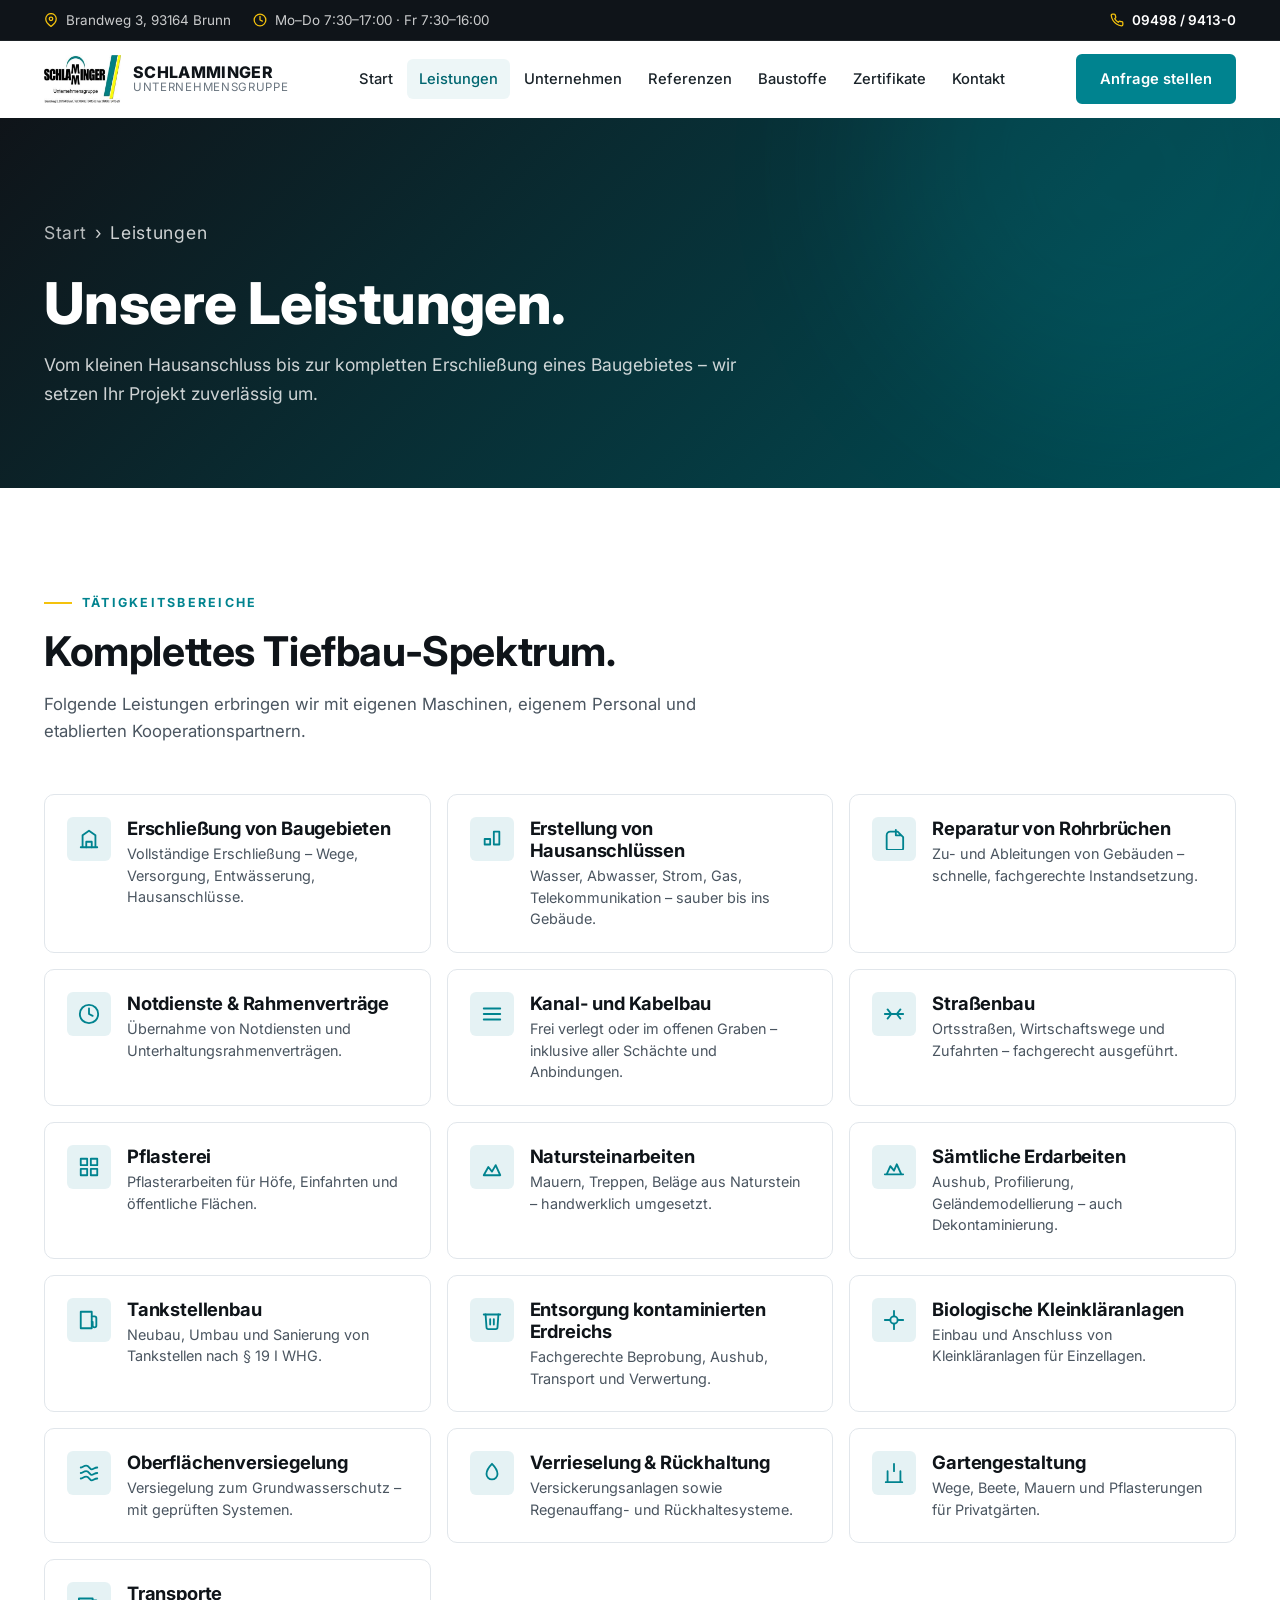
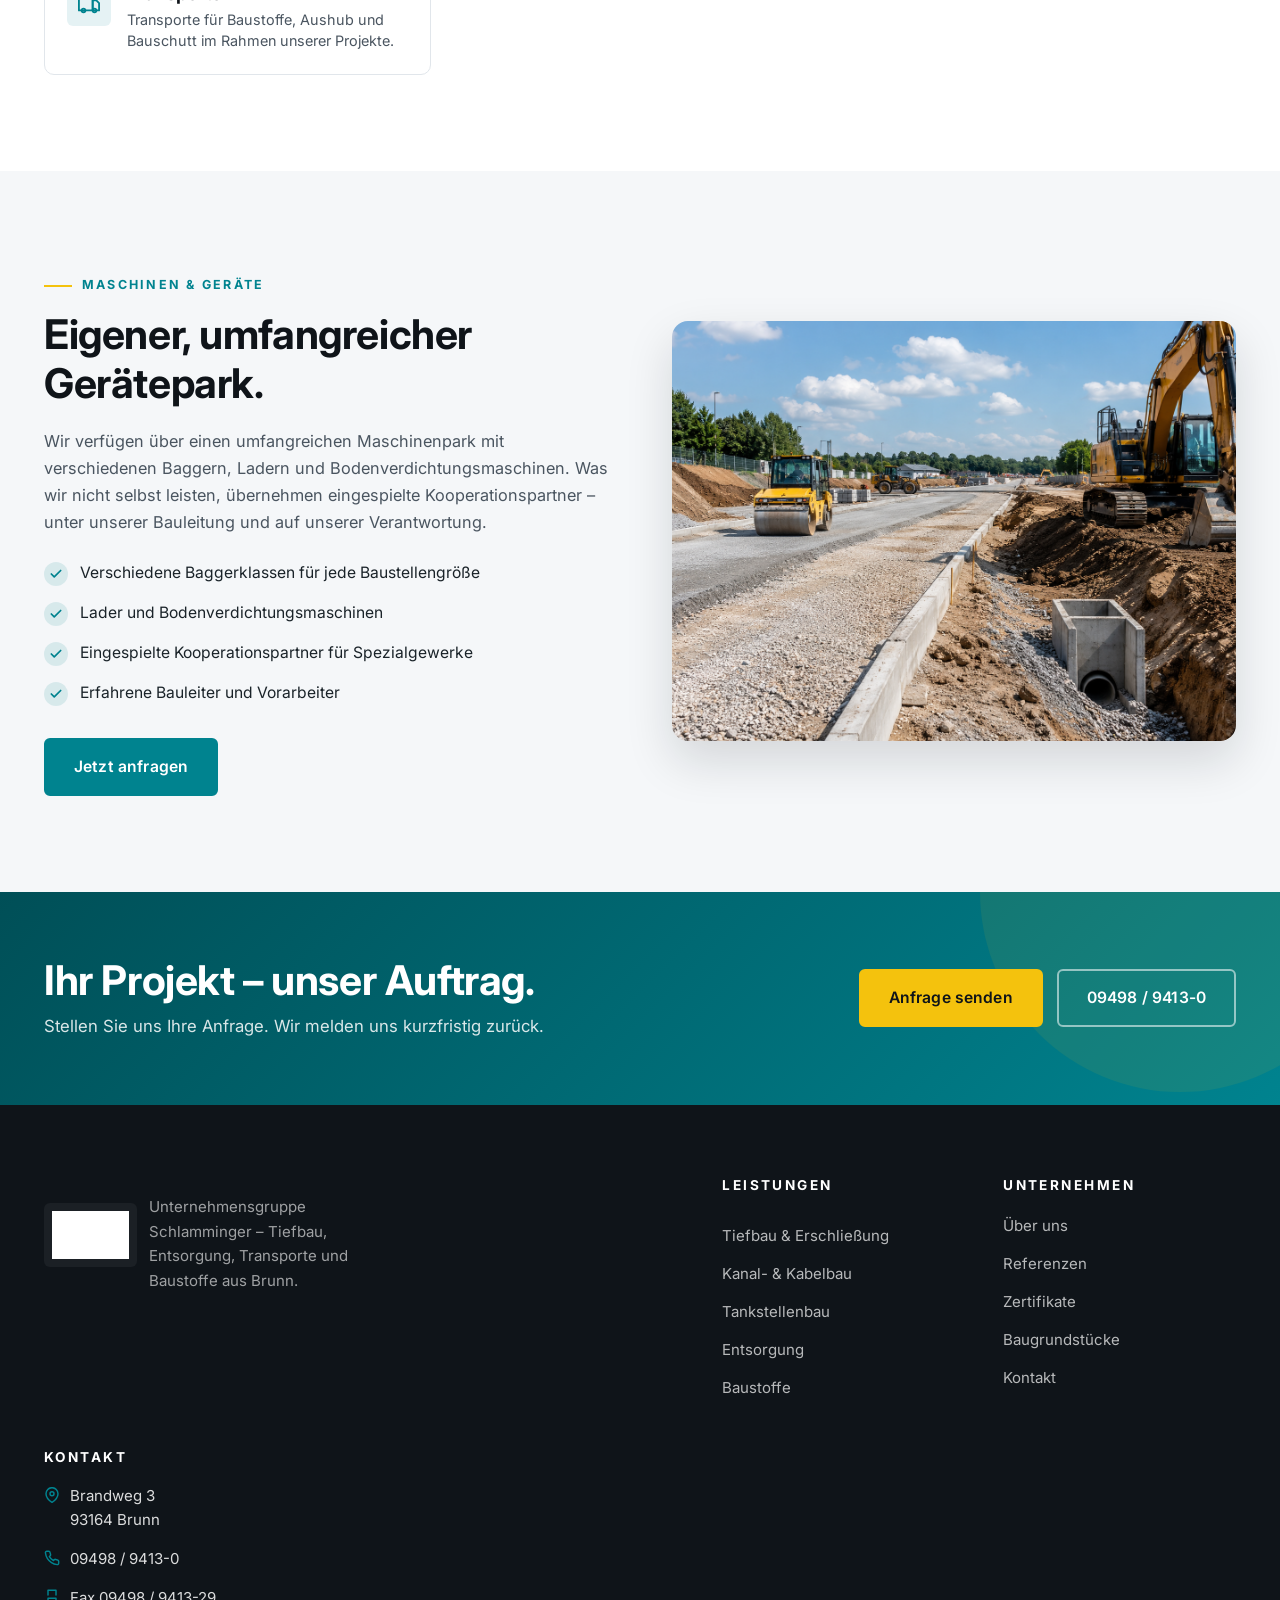
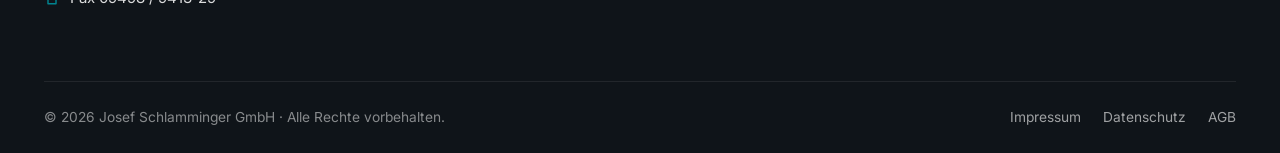
<file: leistungen.html>
<!DOCTYPE html>
<html lang="de">
<head>
  <meta charset="UTF-8" />
  <meta name="viewport" content="width=device-width, initial-scale=1.0" />
  <title>Leistungen – Schlamminger Tiefbau GmbH</title>
  <meta name="description" content="Unsere Leistungen: Tiefbau, Erschließung, Kanal- und Kabelbau, Hausanschlüsse, Tankstellenbau, Entsorgung, Pflasterei und Erdarbeiten." />
  <link rel="preconnect" href="https://fonts.googleapis.com" />
  <link rel="preconnect" href="https://fonts.gstatic.com" crossorigin />
  <link rel="stylesheet" href="https://fonts.googleapis.com/css2?family=Inter:wght@400;500;600;700;800&display=swap" />
  <link rel="stylesheet" href="style.css" />
</head>
<body>
  <!-- Top utility bar -->
  <div class="topbar">
    <div class="container topbar-inner">
      <div class="topbar-group">
        <span class="topbar-item topbar-address">
          <svg width="14" height="14" viewBox="0 0 24 24" fill="none" stroke="currentColor" stroke-width="2.2" stroke-linecap="round" stroke-linejoin="round"><path d="M21 10c0 7-9 13-9 13s-9-6-9-13a9 9 0 0 1 18 0z"/><circle cx="12" cy="10" r="3"/></svg>
          Brandweg 3, 93164 Brunn
        </span>
        <span class="topbar-item topbar-hours">
          <svg width="14" height="14" viewBox="0 0 24 24" fill="none" stroke="currentColor" stroke-width="2.2" stroke-linecap="round" stroke-linejoin="round"><circle cx="12" cy="12" r="10"/><polyline points="12 6 12 12 16 14"/></svg>
          Mo–Do 7:30–17:00 · Fr 7:30–16:00
        </span>
      </div>
      <div class="topbar-group">
        <a class="topbar-item topbar-phone" href="tel:+49949894130">
          <svg width="14" height="14" viewBox="0 0 24 24" fill="none" stroke="currentColor" stroke-width="2.2" stroke-linecap="round" stroke-linejoin="round"><path d="M22 16.92v3a2 2 0 0 1-2.18 2 19.86 19.86 0 0 1-8.63-3.07 19.5 19.5 0 0 1-6-6 19.86 19.86 0 0 1-3.07-8.67A2 2 0 0 1 4.11 2h3a2 2 0 0 1 2 1.72 12.84 12.84 0 0 0 .7 2.81 2 2 0 0 1-.45 2.11L8.09 9.91a16 16 0 0 0 6 6l1.27-1.27a2 2 0 0 1 2.11-.45 12.84 12.84 0 0 0 2.81.7A2 2 0 0 1 22 16.92z"/></svg>
          09498 / 9413-0
        </a>
      </div>
    </div>
  </div>


  <header class="site-header">
    <div class="container header-inner">
      <a href="index.html" class="brand">
        <img src="logo.jpeg"  alt="Schlamminger Logo" />
        <span class="brand-text">
          <strong>SCHLAMMINGER</strong>
          <span>Unternehmensgruppe</span>
        </span>
      </a>
      <nav class="nav-main" aria-label="Hauptnavigation">
        <a href="index.html">Start</a>
        <a href="leistungen.html" class="is-active">Leistungen</a>
        <a href="unternehmen.html">Unternehmen</a>
        <a href="referenzen.html">Referenzen</a>
        <a href="baustoffe.html">Baustoffe</a>
        <a href="zertifikate.html">Zertifikate</a>
        <a href="kontakt.html">Kontakt</a>
      </nav>
      <div class="header-actions">
        <a class="btn btn-primary" href="kontakt.html">Anfrage stellen</a>
        <button class="nav-toggle" aria-label="Menü"><span></span><span></span><span></span></button>
      </div>
    </div>
  </header>

  <section class="page-hero">
    <div class="container">
      <p class="breadcrumb"><a href="index.html">Start</a><span>›</span>Leistungen</p>
      <h1>Unsere Leistungen.</h1>
      <p>Vom kleinen Hausanschluss bis zur kompletten Erschließung eines Baugebietes – wir setzen Ihr Projekt zuverlässig um.</p>
    </div>
  </section>

  <section>
    <div class="container">
      <div class="reveal">
        <span class="eyebrow">Tätigkeitsbereiche</span>
        <h2 class="section-title">Komplettes Tiefbau-Spektrum.</h2>
        <p class="section-lead">Folgende Leistungen erbringen wir mit eigenen Maschinen, eigenem Personal und etablierten Kooperations­partnern.</p>
      </div>

      <div class="service-tile-grid">
        <div class="service-tile reveal" id="tiefbau">
          <div class="service-tile-icon">
            <svg width="22" height="22" viewBox="0 0 24 24" fill="none" stroke="currentColor" stroke-width="2" stroke-linecap="round" stroke-linejoin="round"><path d="M3 21h18M5 21V8l7-5 7 5v13"/><path d="M9 21v-6h6v6"/></svg>
          </div>
          <div>
            <h4>Erschließung von Baugebieten</h4>
            <p>Vollständige Erschließung – Wege, Versorgung, Entwässerung, Hausanschlüsse.</p>
          </div>
        </div>

        <div class="service-tile reveal">
          <div class="service-tile-icon">
            <svg width="22" height="22" viewBox="0 0 24 24" fill="none" stroke="currentColor" stroke-width="2" stroke-linecap="round" stroke-linejoin="round"><path d="M4 12h6v6H4zM14 4h6v14h-6z"/></svg>
          </div>
          <div>
            <h4>Erstellung von Hausanschlüssen</h4>
            <p>Wasser, Abwasser, Strom, Gas, Telekommunikation – sauber bis ins Gebäude.</p>
          </div>
        </div>

        <div class="service-tile reveal">
          <div class="service-tile-icon">
            <svg width="22" height="22" viewBox="0 0 24 24" fill="none" stroke="currentColor" stroke-width="2" stroke-linecap="round" stroke-linejoin="round"><path d="M14 2v6h6M4 22V8a4 4 0 0 1 4-4h8l6 6v12a2 2 0 0 1-2 2H6a2 2 0 0 1-2-2z"/></svg>
          </div>
          <div>
            <h4>Reparatur von Rohrbrüchen</h4>
            <p>Zu- und Ableitungen von Gebäuden – schnelle, fachgerechte Instandsetzung.</p>
          </div>
        </div>

        <div class="service-tile reveal">
          <div class="service-tile-icon">
            <svg width="22" height="22" viewBox="0 0 24 24" fill="none" stroke="currentColor" stroke-width="2" stroke-linecap="round" stroke-linejoin="round"><circle cx="12" cy="12" r="10"/><path d="M12 6v6l4 2"/></svg>
          </div>
          <div>
            <h4>Notdienste &amp; Rahmenverträge</h4>
            <p>Übernahme von Notdiensten und Unterhaltungs­rahmenverträgen.</p>
          </div>
        </div>

        <div class="service-tile reveal" id="kanalbau">
          <div class="service-tile-icon">
            <svg width="22" height="22" viewBox="0 0 24 24" fill="none" stroke="currentColor" stroke-width="2" stroke-linecap="round" stroke-linejoin="round"><path d="M3 12h18M3 6h18M3 18h18"/></svg>
          </div>
          <div>
            <h4>Kanal- und Kabelbau</h4>
            <p>Frei verlegt oder im offenen Graben – inklusive aller Schächte und Anbindungen.</p>
          </div>
        </div>

        <div class="service-tile reveal">
          <div class="service-tile-icon">
            <svg width="22" height="22" viewBox="0 0 24 24" fill="none" stroke="currentColor" stroke-width="2" stroke-linecap="round" stroke-linejoin="round"><path d="M2 12h20M5 7l4 5-4 5M19 7l-4 5 4 5"/></svg>
          </div>
          <div>
            <h4>Straßenbau</h4>
            <p>Ortsstraßen, Wirtschafts­wege und Zufahrten – fachgerecht ausgeführt.</p>
          </div>
        </div>

        <div class="service-tile reveal">
          <div class="service-tile-icon">
            <svg width="22" height="22" viewBox="0 0 24 24" fill="none" stroke="currentColor" stroke-width="2" stroke-linecap="round" stroke-linejoin="round"><rect x="3" y="3" width="7" height="7"/><rect x="14" y="3" width="7" height="7"/><rect x="3" y="14" width="7" height="7"/><rect x="14" y="14" width="7" height="7"/></svg>
          </div>
          <div>
            <h4>Pflasterei</h4>
            <p>Pflasterarbeiten für Höfe, Einfahrten und öffentliche Flächen.</p>
          </div>
        </div>

        <div class="service-tile reveal">
          <div class="service-tile-icon">
            <svg width="22" height="22" viewBox="0 0 24 24" fill="none" stroke="currentColor" stroke-width="2" stroke-linecap="round" stroke-linejoin="round"><path d="M3 21l5-9 4 5 4-7 5 11z"/></svg>
          </div>
          <div>
            <h4>Natursteinarbeiten</h4>
            <p>Mauern, Treppen, Beläge aus Naturstein – handwerklich umgesetzt.</p>
          </div>
        </div>

        <div class="service-tile reveal" id="erdarbeiten">
          <div class="service-tile-icon">
            <svg width="22" height="22" viewBox="0 0 24 24" fill="none" stroke="currentColor" stroke-width="2" stroke-linecap="round" stroke-linejoin="round"><path d="M2 20h20M4 20l4-9 4 5 3-7 5 11"/></svg>
          </div>
          <div>
            <h4>Sämtliche Erdarbeiten</h4>
            <p>Aushub, Profilierung, Geländemodellierung – auch Dekontaminierung.</p>
          </div>
        </div>

        <div class="service-tile reveal" id="tankstellenbau">
          <div class="service-tile-icon">
            <svg width="22" height="22" viewBox="0 0 24 24" fill="none" stroke="currentColor" stroke-width="2" stroke-linecap="round" stroke-linejoin="round"><rect x="3" y="3" width="12" height="18"/><path d="M15 8h3a2 2 0 0 1 2 2v8a2 2 0 0 1-4 0v-4h-1"/></svg>
          </div>
          <div>
            <h4>Tankstellenbau</h4>
            <p>Neubau, Umbau und Sanierung von Tankstellen nach § 19 I WHG.</p>
          </div>
        </div>

        <div class="service-tile reveal" id="entsorgung">
          <div class="service-tile-icon">
            <svg width="22" height="22" viewBox="0 0 24 24" fill="none" stroke="currentColor" stroke-width="2" stroke-linecap="round" stroke-linejoin="round"><polyline points="3 6 5 6 21 6"/><path d="M19 6l-1 14a2 2 0 0 1-2 2H8a2 2 0 0 1-2-2L5 6"/><path d="M10 11v6M14 11v6"/></svg>
          </div>
          <div>
            <h4>Entsorgung kontaminierten Erdreichs</h4>
            <p>Fachgerechte Beprobung, Aushub, Transport und Verwertung.</p>
          </div>
        </div>

        <div class="service-tile reveal">
          <div class="service-tile-icon">
            <svg width="22" height="22" viewBox="0 0 24 24" fill="none" stroke="currentColor" stroke-width="2" stroke-linecap="round" stroke-linejoin="round"><path d="M12 2v6M12 22v-6M2 12h6M22 12h-6"/><circle cx="12" cy="12" r="4"/></svg>
          </div>
          <div>
            <h4>Biologische Kleinkläranlagen</h4>
            <p>Einbau und Anschluss von Kleinkläranlagen für Einzellagen.</p>
          </div>
        </div>

        <div class="service-tile reveal">
          <div class="service-tile-icon">
            <svg width="22" height="22" viewBox="0 0 24 24" fill="none" stroke="currentColor" stroke-width="2" stroke-linecap="round" stroke-linejoin="round"><path d="M3 12c2 0 3-2 6-2s4 4 6 4 3-2 6-2"/><path d="M3 18c2 0 3-2 6-2s4 4 6 4 3-2 6-2"/><path d="M3 6c2 0 3-2 6-2s4 4 6 4 3-2 6-2"/></svg>
          </div>
          <div>
            <h4>Oberflächen­versiegelung</h4>
            <p>Versiegelung zum Grundwasserschutz – mit geprüften Systemen.</p>
          </div>
        </div>

        <div class="service-tile reveal">
          <div class="service-tile-icon">
            <svg width="22" height="22" viewBox="0 0 24 24" fill="none" stroke="currentColor" stroke-width="2" stroke-linecap="round" stroke-linejoin="round"><path d="M12 2C8 6 6 9 6 13a6 6 0 0 0 12 0c0-4-2-7-6-11z"/></svg>
          </div>
          <div>
            <h4>Verrieselung &amp; Rückhaltung</h4>
            <p>Versickerungs­anlagen sowie Regenauffang- und Rückhaltesysteme.</p>
          </div>
        </div>

        <div class="service-tile reveal">
          <div class="service-tile-icon">
            <svg width="22" height="22" viewBox="0 0 24 24" fill="none" stroke="currentColor" stroke-width="2" stroke-linecap="round" stroke-linejoin="round"><path d="M12 2v8M5 22V10M19 22V10M3 22h18"/></svg>
          </div>
          <div>
            <h4>Gartengestaltung</h4>
            <p>Wege, Beete, Mauern und Pflasterungen für Privatgärten.</p>
          </div>
        </div>

        <div class="service-tile reveal">
          <div class="service-tile-icon">
            <svg width="22" height="22" viewBox="0 0 24 24" fill="none" stroke="currentColor" stroke-width="2" stroke-linecap="round" stroke-linejoin="round"><rect x="1" y="6" width="15" height="13"/><polygon points="16 8 20 8 23 11 23 19 16 19"/><circle cx="6" cy="19" r="2"/><circle cx="18" cy="19" r="2"/></svg>
          </div>
          <div>
            <h4>Transporte</h4>
            <p>Transporte für Baustoffe, Aushub und Bauschutt im Rahmen unserer Projekte.</p>
          </div>
        </div>
      </div>
    </div>
  </section>

  <section class="section--soft">
    <div class="container">
      <div class="split">
        <div class="split-content reveal">
          <span class="eyebrow">Maschinen &amp; Geräte</span>
          <h2>Eigener, umfangreicher Geräte­park.</h2>
          <p>Wir verfügen über einen umfangreichen Maschinenpark mit verschiedenen Baggern, Ladern und Bodenverdichtungs­maschinen. Was wir nicht selbst leisten, übernehmen eingespielte Kooperations­partner – unter unserer Bauleitung und auf unserer Verantwortung.</p>
          <ul class="feature-list">
            <li>Verschiedene Bagger­klassen für jede Baustellengröße</li>
            <li>Lader und Bodenverdichtungs­maschinen</li>
            <li>Eingespielte Kooperationspartner für Spezialgewerke</li>
            <li>Erfahrene Bauleiter und Vorarbeiter</li>
          </ul>
          <a class="btn btn-primary" href="kontakt.html">Jetzt anfragen</a>
        </div>
        <div class="split-image reveal">
          <img src="strassenbau.png" alt="Bagger und Walze auf einer Tiefbau-Baustelle" />
        </div>
      </div>
    </div>
  </section>

  <section class="cta-banner">
    <div class="container">
      <div>
        <h2>Ihr Projekt – unser Auftrag.</h2>
        <p>Stellen Sie uns Ihre Anfrage. Wir melden uns kurzfristig zurück.</p>
      </div>
      <div style="display:flex; gap:14px; flex-wrap:wrap;">
        <a class="btn btn-primary" href="kontakt.html">Anfrage senden</a>
        <a class="btn btn-outline" href="tel:+49949894130">09498 / 9413-0</a>
      </div>
    </div>
  </section>

  <footer class="site-footer">
    <div class="container">
      <div class="footer-grid">
        <div class="footer-about">
          <a href="index.html" class="brand"><img src="logo.jpeg" alt="Schlamminger Logo" />
          <p>Unternehmensgruppe Schlamminger – Tiefbau, Entsorgung, Transporte und Baustoffe aus Brunn.</p>
        </div>
        <div>
          <h4>Leistungen</h4>
          <ul>
            <li><a href="leistungen.html#tiefbau">Tiefbau &amp; Erschließung</a></li>
            <li><a href="leistungen.html#kanalbau">Kanal- &amp; Kabelbau</a></li>
            <li><a href="leistungen.html#tankstellenbau">Tankstellenbau</a></li>
            <li><a href="leistungen.html#entsorgung">Entsorgung</a></li>
            <li><a href="baustoffe.html">Baustoffe</a></li>
          </ul>
        </div>
        <div>
          <h4>Unternehmen</h4>
          <ul>
            <li><a href="unternehmen.html">Über uns</a></li>
            <li><a href="referenzen.html">Referenzen</a></li>
            <li><a href="zertifikate.html">Zertifikate</a></li>
            <li><a href="baugrundstuecke.html">Baugrundstücke</a></li>
            <li><a href="kontakt.html">Kontakt</a></li>
          </ul>
        </div>
        <div>
          <h4>Kontakt</h4>
          <div class="footer-contact-item"><svg width="16" height="16" viewBox="0 0 24 24" fill="none" stroke="currentColor" stroke-width="2.2" stroke-linecap="round" stroke-linejoin="round"><path d="M21 10c0 7-9 13-9 13s-9-6-9-13a9 9 0 0 1 18 0z"/><circle cx="12" cy="10" r="3"/></svg><span>Brandweg 3<br />93164 Brunn</span></div>
          <div class="footer-contact-item"><svg width="16" height="16" viewBox="0 0 24 24" fill="none" stroke="currentColor" stroke-width="2.2" stroke-linecap="round" stroke-linejoin="round"><path d="M22 16.92v3a2 2 0 0 1-2.18 2 19.86 19.86 0 0 1-8.63-3.07 19.5 19.5 0 0 1-6-6 19.86 19.86 0 0 1-3.07-8.67A2 2 0 0 1 4.11 2h3a2 2 0 0 1 2 1.72 12.84 12.84 0 0 0 .7 2.81 2 2 0 0 1-.45 2.11L8.09 9.91a16 16 0 0 0 6 6l1.27-1.27a2 2 0 0 1 2.11-.45 12.84 12.84 0 0 0 2.81.7A2 2 0 0 1 22 16.92z"/></svg><a href="tel:+49949894130">09498 / 9413-0</a></div>
          <div class="footer-contact-item"><svg width="16" height="16" viewBox="0 0 24 24" fill="none" stroke="currentColor" stroke-width="2.2" stroke-linecap="round" stroke-linejoin="round"><polyline points="6 9 6 2 18 2 18 9"/><rect x="6" y="14" width="12" height="8"/></svg><span>Fax 09498 / 9413-29</span></div>
        </div>
      </div>
      <div class="footer-bottom">
        <p>© <span data-year>2025</span> Josef Schlamminger GmbH · Alle Rechte vorbehalten.</p>
        <div class="footer-bottom-links">
          <a href="impressum.html">Impressum</a>
          <a href="datenschutz.html">Datenschutz</a>
          <a href="agb.html">AGB</a>
        </div>
      </div>
    </div>
  </footer>

  <script src="main.js" defer></script>
</body>
</html>
</file>
<file: style.css>
/* =========================================================
   Schlamminger Unternehmensgruppe – Stylesheet
   Farben am Logo orientiert: Petrol/Türkis, Gelb, Anthrazit
   ========================================================= */

:root {
  --color-primary: #00838f;
  --color-primary-dark: #006670;
  --color-primary-darker: #004f57;
  --color-accent: #f4c20d;
  --color-accent-dark: #d9a900;
  --color-text: #1a2329;
  --color-text-soft: #4a5560;
  --color-muted: #6b7680;
  --color-bg: #ffffff;
  --color-bg-soft: #f5f7f9;
  --color-bg-section: #eef2f4;
  --color-border: #e1e6eb;
  --color-dark: #0f1419;
  --color-dark-soft: #1c2329;

  --shadow-sm: 0 2px 6px rgba(15, 20, 25, 0.06);
  --shadow-md: 0 8px 24px rgba(15, 20, 25, 0.08);
  --shadow-lg: 0 20px 48px rgba(15, 20, 25, 0.14);

  --radius-sm: 6px;
  --radius-md: 10px;
  --radius-lg: 16px;

  --container: 1240px;
  --header-height: 84px;

  --font-sans: "Inter", "Segoe UI", -apple-system, BlinkMacSystemFont, "Helvetica Neue", Arial, sans-serif;
  --font-display: "Inter", "Segoe UI", -apple-system, BlinkMacSystemFont, "Helvetica Neue", Arial, sans-serif;

  --transition: 0.25s ease;
}

/* Reset --------------------------------------------------- */
*, *::before, *::after { box-sizing: border-box; }
* { margin: 0; padding: 0; }

html { scroll-behavior: smooth; -webkit-text-size-adjust: 100%; }
body {
  font-family: var(--font-sans);
  font-size: 17px;
  line-height: 1.65;
  color: var(--color-text);
  background-color: var(--color-bg);
  -webkit-font-smoothing: antialiased;
  -moz-osx-font-smoothing: grayscale;
}

img, svg { max-width: 100%; display: block; }
a { color: var(--color-primary); text-decoration: none; transition: color var(--transition); }
a:hover { color: var(--color-primary-dark); }

ul { list-style: none; }

/* Typography --------------------------------------------- */
h1, h2, h3, h4, h5 {
  font-family: var(--font-display);
  color: var(--color-dark);
  font-weight: 700;
  line-height: 1.2;
  letter-spacing: -0.01em;
}

h1 { font-size: clamp(2.2rem, 4.6vw, 3.6rem); font-weight: 800; }
h2 { font-size: clamp(1.8rem, 3.2vw, 2.6rem); font-weight: 700; }
h3 { font-size: clamp(1.3rem, 2vw, 1.6rem); }
h4 { font-size: 1.15rem; }

p { color: var(--color-text-soft); }

.eyebrow {
  display: inline-flex;
  align-items: center;
  gap: 10px;
  font-size: 0.78rem;
  font-weight: 700;
  letter-spacing: 0.18em;
  text-transform: uppercase;
  color: var(--color-primary);
  margin-bottom: 14px;
}
.eyebrow::before {
  content: "";
  width: 28px;
  height: 2px;
  background: var(--color-accent);
}

.section-title {
  margin-bottom: 14px;
}
.section-lead {
  max-width: 720px;
  color: var(--color-text-soft);
  font-size: 1.05rem;
  margin-bottom: 48px;
}

/* Layout --------------------------------------------- */
.container {
  width: 100%;
  max-width: var(--container);
  margin: 0 auto;
  padding: 0 24px;
}

section { padding: 96px 0; }
.section--soft { background-color: var(--color-bg-soft); }
.section--dark { background-color: var(--color-dark); color: #d8dde2; }
.section--dark h2, .section--dark h3 { color: #ffffff; }

/* Buttons --------------------------------------------- */
.btn {
  display: inline-flex;
  align-items: center;
  justify-content: center;
  gap: 10px;
  padding: 14px 28px;
  border-radius: var(--radius-sm);
  font-weight: 600;
  font-size: 0.98rem;
  letter-spacing: 0.01em;
  border: 2px solid transparent;
  cursor: pointer;
  transition: transform var(--transition), background-color var(--transition), color var(--transition), border-color var(--transition), box-shadow var(--transition);
  text-decoration: none;
  white-space: nowrap;
}
.btn:hover { transform: translateY(-1px); }

.btn-primary {
  background: var(--color-primary);
  color: #ffffff;
  border-color: var(--color-primary);
}
.btn-primary:hover {
  background: var(--color-primary-dark);
  border-color: var(--color-primary-dark);
  color: #ffffff;
  box-shadow: 0 8px 20px rgba(0, 131, 143, 0.35);
}

.btn-outline {
  background: transparent;
  color: #ffffff;
  border-color: rgba(255, 255, 255, 0.55);
}
.btn-outline:hover {
  background: #ffffff;
  color: var(--color-primary-dark);
  border-color: #ffffff;
}

.btn-ghost {
  background: transparent;
  color: var(--color-primary);
  border-color: var(--color-primary);
}
.btn-ghost:hover {
  background: var(--color-primary);
  color: #ffffff;
}

.btn-arrow::after {
  content: "→";
  transition: transform var(--transition);
}
.btn-arrow:hover::after { transform: translateX(4px); }

/* Topbar (Info-Leiste über dem Header) ------------------ */
.topbar {
  background: var(--color-dark);
  color: rgba(255, 255, 255, 0.78);
  font-size: 0.84rem;
  border-bottom: 1px solid rgba(255, 255, 255, 0.06);
}
.topbar-inner {
  display: flex;
  align-items: center;
  justify-content: space-between;
  min-height: 40px;
  gap: 16px;
  flex-wrap: wrap;
}
.topbar-group {
  display: flex;
  align-items: center;
  gap: 22px;
  flex-wrap: wrap;
}
.topbar-item {
  display: inline-flex;
  align-items: center;
  gap: 8px;
  color: rgba(255, 255, 255, 0.78);
  text-decoration: none;
  font-size: 0.84rem;
}
.topbar-item svg { color: var(--color-accent); flex-shrink: 0; }
.topbar-item:hover { color: #ffffff; }
.topbar-phone {
  font-weight: 600;
  color: #ffffff;
}
.topbar-phone:hover { color: var(--color-accent); }

/* Header ----------------------------------------------- */
.site-header {
  position: sticky;
  top: 0;
  z-index: 100;
  background: rgba(255, 255, 255, 0.96);
  backdrop-filter: saturate(180%) blur(10px);
  -webkit-backdrop-filter: saturate(180%) blur(10px);
  border-bottom: 1px solid transparent;
  transition: box-shadow var(--transition), border-color var(--transition);
}
.site-header.is-scrolled {
  box-shadow: var(--shadow-sm);
  border-bottom-color: var(--color-border);
}

.header-inner {
  display: flex;
  align-items: center;
  justify-content: space-between;
  min-height: 76px;
  gap: 16px;
}

.brand {
  display: flex;
  align-items: center;
  gap: 12px;
  text-decoration: none;
  flex-shrink: 0;
  min-width: 0;
}
.brand img {
  height: 48px;
  width: auto;
  flex-shrink: 0;
}
.brand-text {
  display: flex;
  flex-direction: column;
  line-height: 1.1;
  min-width: 0;
}
.brand-text strong {
  font-size: 1rem;
  color: var(--color-dark);
  font-weight: 800;
  letter-spacing: 0.02em;
  white-space: nowrap;
}
.brand-text span {
  font-size: 0.72rem;
  color: var(--color-muted);
  letter-spacing: 0.06em;
  text-transform: uppercase;
  white-space: nowrap;
}

.nav-main {
  display: flex;
  align-items: center;
  gap: 2px;
}
.nav-main a {
  display: inline-block;
  padding: 8px 12px;
  font-size: 0.92rem;
  font-weight: 500;
  color: var(--color-text);
  border-radius: var(--radius-sm);
  transition: color var(--transition), background-color var(--transition);
  white-space: nowrap;
}
.nav-main a:hover, .nav-main a.is-active {
  color: var(--color-primary-dark);
  background: rgba(0, 131, 143, 0.07);
}

.header-actions {
  display: flex;
  align-items: center;
  gap: 12px;
  flex-shrink: 0;
}
.header-actions .btn {
  padding: 11px 22px;
  font-size: 0.92rem;
}

.header-phone {
  display: none;
}

.nav-toggle {
  display: none;
  width: 44px;
  height: 44px;
  background: transparent;
  border: 1px solid var(--color-border);
  border-radius: var(--radius-sm);
  cursor: pointer;
  position: relative;
}
.nav-toggle span {
  position: absolute;
  left: 11px;
  right: 11px;
  height: 2px;
  background: var(--color-dark);
  transition: transform var(--transition), opacity var(--transition), top var(--transition);
}
.nav-toggle span:nth-child(1) { top: 14px; }
.nav-toggle span:nth-child(2) { top: 21px; }
.nav-toggle span:nth-child(3) { top: 28px; }
.nav-toggle.is-open span:nth-child(1) { top: 21px; transform: rotate(45deg); }
.nav-toggle.is-open span:nth-child(2) { opacity: 0; }
.nav-toggle.is-open span:nth-child(3) { top: 21px; transform: rotate(-45deg); }

/* Hero ------------------------------------------------- */
.hero {
  position: relative;
  min-height: 88vh;
  display: flex;
  align-items: center;
  color: #ffffff;
  background: #0f1419;
  overflow: hidden;
}
.hero-bg {
  position: absolute;
  inset: 0;
  background-size: cover;
  background-position: center;
  filter: brightness(0.85);
  z-index: 0;
}
.hero-overlay {
  position: absolute;
  inset: 0;
  background: linear-gradient(120deg, rgba(0, 80, 90, 0.85) 0%, rgba(15, 20, 25, 0.7) 50%, rgba(15, 20, 25, 0.55) 100%);
  z-index: 1;
}
.hero .container {
  position: relative;
  z-index: 2;
  padding-top: 60px;
  padding-bottom: 60px;
}
.hero-content {
  max-width: 780px;
}
.hero-eyebrow {
  display: inline-flex;
  align-items: center;
  gap: 10px;
  font-size: 0.82rem;
  font-weight: 700;
  letter-spacing: 0.2em;
  text-transform: uppercase;
  color: var(--color-accent);
  margin-bottom: 24px;
}
.hero-eyebrow::before {
  content: "";
  width: 36px;
  height: 2px;
  background: var(--color-accent);
}
.hero h1 {
  color: #ffffff;
  margin-bottom: 24px;
}
.hero h1 .accent {
  color: var(--color-accent);
}
.hero-text {
  font-size: 1.15rem;
  color: rgba(255, 255, 255, 0.86);
  margin-bottom: 36px;
  max-width: 600px;
}
.hero-actions {
  display: flex;
  gap: 16px;
  flex-wrap: wrap;
}
.hero-meta {
  position: absolute;
  bottom: 30px;
  right: 24px;
  z-index: 2;
  font-size: 0.82rem;
  color: rgba(255, 255, 255, 0.5);
  letter-spacing: 0.08em;
  text-transform: uppercase;
}

/* Trust bar -------------------------------------------- */
.trustbar {
  background: var(--color-bg);
  border-bottom: 1px solid var(--color-border);
  padding: 28px 0;
}
.trust-grid {
  display: grid;
  grid-template-columns: repeat(4, 1fr);
  gap: 24px;
}
.trust-item {
  display: flex;
  align-items: center;
  gap: 14px;
}
.trust-icon {
  flex-shrink: 0;
  width: 44px;
  height: 44px;
  border-radius: 50%;
  display: grid;
  place-items: center;
  background: rgba(0, 131, 143, 0.1);
  color: var(--color-primary);
}
.trust-text strong {
  display: block;
  font-size: 0.96rem;
  color: var(--color-dark);
  font-weight: 600;
}
.trust-text span {
  font-size: 0.85rem;
  color: var(--color-muted);
}

/* Service Cards ---------------------------------------- */
.services-grid {
  display: grid;
  grid-template-columns: repeat(3, 1fr);
  gap: 24px;
}
.service-card {
  background: #ffffff;
  border: 1px solid var(--color-border);
  border-radius: var(--radius-lg);
  overflow: hidden;
  transition: transform var(--transition), box-shadow var(--transition), border-color var(--transition);
  display: flex;
  flex-direction: column;
}
.service-card:hover {
  transform: translateY(-4px);
  box-shadow: var(--shadow-lg);
  border-color: transparent;
}
.service-card-image {
  height: 180px;
  background-size: cover;
  background-position: center;
  position: relative;
}
.service-card-image::after {
  content: "";
  position: absolute;
  inset: 0;
  background: linear-gradient(180deg, transparent 50%, rgba(15, 20, 25, 0.45) 100%);
}
.service-card-body {
  padding: 28px;
  flex: 1;
  display: flex;
  flex-direction: column;
}
.service-card h3 {
  font-size: 1.25rem;
  margin-bottom: 12px;
}
.service-card p {
  font-size: 0.96rem;
  margin-bottom: 20px;
  flex: 1;
}
.service-card .card-link {
  display: inline-flex;
  align-items: center;
  gap: 8px;
  font-weight: 600;
  font-size: 0.94rem;
  color: var(--color-primary);
  margin-top: auto;
}
.service-card .card-link::after {
  content: "→";
  transition: transform var(--transition);
}
.service-card:hover .card-link::after { transform: translateX(4px); }

/* Compact service list */
.service-tile-grid {
  display: grid;
  grid-template-columns: repeat(3, 1fr);
  gap: 16px;
}
.service-tile {
  background: #ffffff;
  border: 1px solid var(--color-border);
  border-radius: var(--radius-md);
  padding: 22px;
  display: flex;
  align-items: flex-start;
  gap: 16px;
  transition: transform var(--transition), box-shadow var(--transition), border-color var(--transition);
}
.service-tile:hover {
  transform: translateY(-2px);
  box-shadow: var(--shadow-md);
  border-color: var(--color-primary);
}
.service-tile-icon {
  flex-shrink: 0;
  width: 44px;
  height: 44px;
  border-radius: var(--radius-sm);
  background: rgba(0, 131, 143, 0.1);
  color: var(--color-primary);
  display: grid;
  place-items: center;
}
.service-tile h4 {
  margin-bottom: 4px;
  color: var(--color-dark);
}
.service-tile p {
  font-size: 0.9rem;
  margin: 0;
  line-height: 1.5;
}

/* Group / Companies ------------------------------------ */
.group-grid {
  display: grid;
  grid-template-columns: repeat(3, 1fr);
  gap: 20px;
}
.group-card {
  background: #ffffff;
  border: 1px solid var(--color-border);
  border-left: 3px solid var(--color-primary);
  padding: 32px 28px;
  border-radius: var(--radius-md);
  transition: transform var(--transition), box-shadow var(--transition);
}
.group-card:hover {
  transform: translateY(-3px);
  box-shadow: var(--shadow-md);
}
.group-card .number {
  font-family: var(--font-display);
  color: var(--color-accent);
  font-weight: 800;
  font-size: 0.85rem;
  letter-spacing: 0.1em;
  margin-bottom: 10px;
}
.group-card h3 {
  margin-bottom: 12px;
  font-size: 1.2rem;
}
.group-card p {
  font-size: 0.95rem;
  margin: 0;
}

/* About / Image-Text Split ----------------------------- */
.split {
  display: grid;
  grid-template-columns: 1fr 1fr;
  gap: 64px;
  align-items: center;
}
.split-image {
  position: relative;
  border-radius: var(--radius-lg);
  overflow: hidden;
  box-shadow: var(--shadow-lg);
}
.split-image img {
  width: 100%;
  height: 100%;
  min-height: 420px;
  object-fit: cover;
}
.split-image .badge-floating {
  position: absolute;
  bottom: 20px;
  left: 20px;
  background: var(--color-primary);
  color: #ffffff;
  padding: 16px 22px;
  border-radius: var(--radius-md);
  font-weight: 700;
  font-size: 0.88rem;
  box-shadow: var(--shadow-md);
  letter-spacing: 0.04em;
  text-transform: uppercase;
}
.split-image .badge-floating strong {
  display: block;
  font-size: 1.6rem;
  letter-spacing: 0;
  text-transform: none;
  font-weight: 800;
  margin-bottom: 2px;
}

.split-content h2 { margin-bottom: 20px; }
.split-content p { margin-bottom: 20px; font-size: 1.02rem; }

.feature-list {
  margin: 24px 0 32px;
  display: grid;
  gap: 14px;
}
.feature-list li {
  display: flex;
  align-items: flex-start;
  gap: 12px;
  font-size: 0.98rem;
  color: var(--color-text);
}
.feature-list li::before {
  content: "";
  flex-shrink: 0;
  width: 24px;
  height: 24px;
  border-radius: 50%;
  background: rgba(0, 131, 143, 0.12);
  background-image: url("data:image/svg+xml,%3Csvg xmlns='http://www.w3.org/2000/svg' viewBox='0 0 24 24' fill='none' stroke='%2300838f' stroke-width='3' stroke-linecap='round' stroke-linejoin='round'%3E%3Cpolyline points='20 6 9 17 4 12'/%3E%3C/svg%3E");
  background-size: 14px;
  background-position: center;
  background-repeat: no-repeat;
  margin-top: 2px;
}

/* Certificates ----------------------------------------- */
.cert-grid {
  display: grid;
  grid-template-columns: repeat(3, 1fr);
  gap: 24px;
}
.cert-card {
  background: #ffffff;
  border-radius: var(--radius-lg);
  border: 1px solid var(--color-border);
  padding: 36px 28px;
  text-align: center;
  transition: transform var(--transition), box-shadow var(--transition);
}
.cert-card:hover {
  transform: translateY(-3px);
  box-shadow: var(--shadow-md);
}
.cert-seal {
  margin: 0 auto 20px;
  width: 96px;
  height: 96px;
  border-radius: 50%;
  background: linear-gradient(135deg, var(--color-primary) 0%, var(--color-primary-dark) 100%);
  color: #ffffff;
  display: grid;
  place-items: center;
  font-weight: 800;
  font-size: 0.78rem;
  letter-spacing: 0.05em;
  text-align: center;
  line-height: 1.2;
  position: relative;
  box-shadow: 0 8px 20px rgba(0, 131, 143, 0.25);
}
.cert-seal::before {
  content: "";
  position: absolute;
  inset: -6px;
  border-radius: 50%;
  border: 2px dashed rgba(0, 131, 143, 0.3);
}
.cert-seal-accent {
  background: linear-gradient(135deg, var(--color-accent) 0%, var(--color-accent-dark) 100%);
  color: var(--color-dark);
  box-shadow: 0 8px 20px rgba(244, 194, 13, 0.3);
}
.cert-seal-accent::before { border-color: rgba(244, 194, 13, 0.4); }

.cert-card h3 {
  font-size: 1.1rem;
  margin-bottom: 10px;
}
.cert-card p {
  font-size: 0.92rem;
  margin: 0;
}

/* Reference list ---------------------------------------- */
.ref-tabs {
  display: flex;
  gap: 8px;
  margin-bottom: 32px;
  flex-wrap: wrap;
}
.ref-tabs button {
  padding: 10px 18px;
  border-radius: 100px;
  border: 1px solid var(--color-border);
  background: #ffffff;
  color: var(--color-text);
  font-weight: 500;
  font-size: 0.92rem;
  cursor: pointer;
  transition: all var(--transition);
}
.ref-tabs button.is-active,
.ref-tabs button:hover {
  background: var(--color-primary);
  color: #ffffff;
  border-color: var(--color-primary);
}

.ref-grid {
  display: grid;
  grid-template-columns: repeat(2, 1fr);
  gap: 20px;
}
.ref-block {
  background: #ffffff;
  border: 1px solid var(--color-border);
  border-radius: var(--radius-md);
  padding: 28px;
  transition: border-color var(--transition), box-shadow var(--transition);
}
.ref-block:hover {
  border-color: var(--color-primary);
  box-shadow: var(--shadow-sm);
}
.ref-block h4 {
  display: flex;
  align-items: center;
  gap: 10px;
  font-size: 1.05rem;
  margin-bottom: 16px;
  padding-bottom: 12px;
  border-bottom: 1px solid var(--color-border);
}
.ref-block h4::before {
  content: "";
  width: 8px;
  height: 8px;
  background: var(--color-accent);
  border-radius: 50%;
}
.ref-block ul {
  display: flex;
  flex-wrap: wrap;
  gap: 8px;
}
.ref-block li {
  background: var(--color-bg-soft);
  padding: 6px 12px;
  border-radius: var(--radius-sm);
  font-size: 0.88rem;
  color: var(--color-text);
}

/* CTA banner ------------------------------------------- */
.cta-banner {
  background: linear-gradient(135deg, var(--color-primary-darker) 0%, var(--color-primary) 100%);
  color: #ffffff;
  padding: 64px 0;
  position: relative;
  overflow: hidden;
}
.cta-banner::before {
  content: "";
  position: absolute;
  width: 400px;
  height: 400px;
  background: var(--color-accent);
  opacity: 0.08;
  border-radius: 50%;
  top: -200px;
  right: -100px;
}
.cta-banner .container {
  position: relative;
  z-index: 1;
  display: flex;
  align-items: center;
  justify-content: space-between;
  gap: 32px;
  flex-wrap: wrap;
}
.cta-banner h2 {
  color: #ffffff;
  margin-bottom: 8px;
}
.cta-banner p {
  color: rgba(255, 255, 255, 0.85);
  font-size: 1.05rem;
  margin: 0;
}
.cta-banner .btn-primary {
  background: var(--color-accent);
  border-color: var(--color-accent);
  color: var(--color-dark);
}
.cta-banner .btn-primary:hover {
  background: var(--color-accent-dark);
  border-color: var(--color-accent-dark);
  box-shadow: 0 8px 20px rgba(244, 194, 13, 0.4);
}

/* Contact section -------------------------------------- */
.contact-grid {
  display: grid;
  grid-template-columns: 1.2fr 1fr;
  gap: 56px;
  align-items: start;
}
.contact-form {
  background: #ffffff;
  border-radius: var(--radius-lg);
  border: 1px solid var(--color-border);
  padding: 40px;
  box-shadow: var(--shadow-md);
}
.contact-form h3 { margin-bottom: 8px; }
.contact-form .form-lead {
  font-size: 0.96rem;
  margin-bottom: 28px;
}
.form-row {
  display: grid;
  grid-template-columns: 1fr 1fr;
  gap: 16px;
}
.form-group {
  margin-bottom: 18px;
}
.form-group label {
  display: block;
  font-size: 0.88rem;
  font-weight: 600;
  color: var(--color-dark);
  margin-bottom: 6px;
}
.form-group label .required { color: var(--color-primary); }

.form-group input,
.form-group select,
.form-group textarea {
  width: 100%;
  padding: 12px 14px;
  font-family: inherit;
  font-size: 0.96rem;
  color: var(--color-text);
  background: var(--color-bg-soft);
  border: 1px solid var(--color-border);
  border-radius: var(--radius-sm);
  transition: border-color var(--transition), background var(--transition), box-shadow var(--transition);
}
.form-group input:focus,
.form-group select:focus,
.form-group textarea:focus {
  outline: none;
  border-color: var(--color-primary);
  background: #ffffff;
  box-shadow: 0 0 0 3px rgba(0, 131, 143, 0.12);
}
.form-group textarea { resize: vertical; min-height: 130px; }

.form-group input[type="file"] {
  padding: 10px;
  background: #ffffff;
  cursor: pointer;
}

.form-checkbox {
  display: flex;
  align-items: flex-start;
  gap: 10px;
  font-size: 0.88rem;
  color: var(--color-text-soft);
  margin-bottom: 24px;
}
.form-checkbox input { margin-top: 4px; }

.contact-info {
  display: flex;
  flex-direction: column;
  gap: 18px;
}
.contact-card {
  background: #ffffff;
  border: 1px solid var(--color-border);
  padding: 24px;
  border-radius: var(--radius-md);
  display: flex;
  align-items: flex-start;
  gap: 16px;
}
.contact-card-icon {
  flex-shrink: 0;
  width: 44px;
  height: 44px;
  border-radius: var(--radius-sm);
  background: rgba(0, 131, 143, 0.1);
  color: var(--color-primary);
  display: grid;
  place-items: center;
}
.contact-card strong {
  display: block;
  font-size: 0.85rem;
  color: var(--color-muted);
  font-weight: 600;
  margin-bottom: 4px;
  letter-spacing: 0.06em;
  text-transform: uppercase;
}
.contact-card span,
.contact-card a {
  font-size: 1.02rem;
  color: var(--color-dark);
  font-weight: 500;
}
.contact-card a:hover { color: var(--color-primary); }

.opening-hours {
  background: var(--color-dark);
  color: #ffffff;
  padding: 28px;
  border-radius: var(--radius-md);
}
.opening-hours h4 {
  color: var(--color-accent);
  font-size: 0.78rem;
  letter-spacing: 0.18em;
  text-transform: uppercase;
  margin-bottom: 16px;
  font-weight: 700;
}
.opening-hours-row {
  display: flex;
  justify-content: space-between;
  padding: 8px 0;
  border-bottom: 1px solid rgba(255, 255, 255, 0.08);
  font-size: 0.96rem;
}
.opening-hours-row:last-child { border-bottom: none; }
.opening-hours-row span:first-child { color: rgba(255, 255, 255, 0.7); }

/* Footer ----------------------------------------------- */
.site-footer {
  background: var(--color-dark);
  color: rgba(255, 255, 255, 0.7);
  padding-top: 72px;
}
.footer-grid {
  display: grid;
  grid-template-columns: 1.5fr 1fr 1fr 1fr;
  gap: 48px;
  padding-bottom: 56px;
}
.site-footer h4 {
  color: #ffffff;
  font-size: 0.85rem;
  letter-spacing: 0.18em;
  text-transform: uppercase;
  margin-bottom: 18px;
  font-weight: 700;
}
.site-footer .brand img {
  height: 64px;
  filter: brightness(0) invert(1);
  background: rgba(255, 255, 255, 0.05);
  padding: 8px;
  border-radius: var(--radius-sm);
}
.footer-about p {
  color: rgba(255, 255, 255, 0.6);
  font-size: 0.94rem;
  margin-top: 18px;
  max-width: 320px;
}
.site-footer ul { display: flex; flex-direction: column; gap: 10px; }
.site-footer a {
  color: rgba(255, 255, 255, 0.7);
  font-size: 0.94rem;
}
.site-footer a:hover { color: var(--color-accent); }

.footer-contact-item {
  display: flex;
  align-items: flex-start;
  gap: 10px;
  margin-bottom: 14px;
  font-size: 0.94rem;
}
.footer-contact-item svg {
  flex-shrink: 0;
  color: var(--color-primary);
  margin-top: 3px;
}
.footer-contact-item span,
.footer-contact-item a {
  color: rgba(255, 255, 255, 0.85);
}

.footer-bottom {
  padding: 24px 0;
  border-top: 1px solid rgba(255, 255, 255, 0.08);
  display: flex;
  justify-content: space-between;
  align-items: center;
  flex-wrap: wrap;
  gap: 12px;
  font-size: 0.86rem;
}
.footer-bottom p { color: rgba(255, 255, 255, 0.5); margin: 0; }
.footer-bottom-links { display: flex; gap: 22px; }
.footer-bottom-links a { color: rgba(255, 255, 255, 0.6); font-size: 0.86rem; }
.footer-bottom-links a:hover { color: var(--color-accent); }

/* Page hero (smaller hero for sub pages) --------------- */
.page-hero {
  background: linear-gradient(135deg, var(--color-dark) 0%, var(--color-primary-darker) 100%);
  color: #ffffff;
  padding: 100px 0 80px;
  position: relative;
  overflow: hidden;
}
.page-hero::before {
  content: "";
  position: absolute;
  width: 500px;
  height: 500px;
  border-radius: 50%;
  background: var(--color-primary);
  opacity: 0.2;
  filter: blur(80px);
  top: -200px;
  right: -100px;
}
.page-hero .container { position: relative; z-index: 1; }
.page-hero h1 {
  color: #ffffff;
  margin-bottom: 12px;
  max-width: 800px;
}
.page-hero p {
  color: rgba(255, 255, 255, 0.8);
  font-size: 1.1rem;
  max-width: 700px;
}
.breadcrumb {
  font-size: 0.86rem;
  color: rgba(255, 255, 255, 0.6);
  margin-bottom: 22px;
  letter-spacing: 0.04em;
}
.breadcrumb a { color: rgba(255, 255, 255, 0.7); }
.breadcrumb a:hover { color: var(--color-accent); }
.breadcrumb span { margin: 0 8px; }

/* Legal / Long content --------------------------------- */
.content-prose {
  max-width: 820px;
  margin: 0 auto;
}
.content-prose h2 { margin-top: 40px; margin-bottom: 16px; font-size: 1.6rem; }
.content-prose h3 { margin-top: 28px; margin-bottom: 10px; font-size: 1.2rem; }
.content-prose p { margin-bottom: 16px; line-height: 1.8; }
.content-prose ul, .content-prose ol {
  margin: 0 0 18px 24px;
  list-style-type: disc;
}
.content-prose li { margin-bottom: 8px; color: var(--color-text-soft); }
.content-prose strong { color: var(--color-dark); }
.content-prose a { font-weight: 500; }

.info-box {
  background: var(--color-bg-soft);
  border-left: 3px solid var(--color-primary);
  padding: 24px 28px;
  border-radius: var(--radius-sm);
  margin: 24px 0;
}
.info-box p:last-child { margin-bottom: 0; }

/* Materials list --------------------------------------- */
.materials-grid {
  display: grid;
  grid-template-columns: repeat(2, 1fr);
  gap: 16px;
}
.material-item {
  background: #ffffff;
  border: 1px solid var(--color-border);
  padding: 18px 22px;
  border-radius: var(--radius-md);
  display: flex;
  align-items: center;
  gap: 14px;
  transition: border-color var(--transition), background var(--transition);
}
.material-item:hover {
  border-color: var(--color-primary);
  background: var(--color-bg-soft);
}
.material-item .dot {
  width: 8px;
  height: 8px;
  border-radius: 50%;
  background: var(--color-primary);
  flex-shrink: 0;
}

/* Stats ------------------------------------------------- */
.stats {
  display: grid;
  grid-template-columns: repeat(3, 1fr);
  gap: 24px;
  margin-top: 56px;
  padding-top: 48px;
  border-top: 1px solid var(--color-border);
}
.stat {
  text-align: center;
}
.stat-number {
  font-size: 2.8rem;
  font-weight: 800;
  color: var(--color-primary);
  line-height: 1;
  margin-bottom: 8px;
  font-family: var(--font-display);
}
.stat-label {
  font-size: 0.92rem;
  color: var(--color-muted);
  letter-spacing: 0.04em;
  text-transform: uppercase;
  font-weight: 600;
}

/* Animations ------------------------------------------- */
.reveal {
  opacity: 0;
  transform: translateY(20px);
  transition: opacity 0.7s ease, transform 0.7s ease;
}
.reveal.is-visible {
  opacity: 1;
  transform: translateY(0);
}

/* Responsive ------------------------------------------- */

/* Größere Tablets / kleinere Desktops:
   Brand-Untertitel ausblenden, Nav etwas enger */
@media (max-width: 1199px) {
  .brand-text span { display: none; }
  .nav-main a { padding: 8px 10px; font-size: 0.88rem; }
}

/* Klassische Tablets: Mobile-Nav übernimmt komplett,
   Burger-Button erscheint, große Buttons werden ggf. ausgeblendet */
@media (max-width: 1099px) {
  .services-grid { grid-template-columns: repeat(2, 1fr); }
  .service-tile-grid { grid-template-columns: repeat(2, 1fr); }
  .group-grid { grid-template-columns: repeat(2, 1fr); }
  .cert-grid { grid-template-columns: repeat(2, 1fr); }
  .ref-grid { grid-template-columns: 1fr; }
  .footer-grid { grid-template-columns: 1.5fr 1fr 1fr; }
  .footer-grid > div:first-child { grid-column: span 3; }
  .trust-grid { grid-template-columns: repeat(2, 1fr); }
  .split { grid-template-columns: 1fr; gap: 40px; }
  .split-image img { min-height: 320px; }
  .contact-grid { grid-template-columns: 1fr; gap: 40px; }

  .nav-toggle { display: block; }
  .header-inner { min-height: 70px; }
  .nav-main {
    position: fixed;
    top: 70px;
    left: 0;
    right: 0;
    background: #ffffff;
    flex-direction: column;
    align-items: stretch;
    padding: 14px;
    gap: 0;
    box-shadow: var(--shadow-lg);
    transform: translateY(-110%);
    opacity: 0;
    pointer-events: none;
    transition: transform 0.3s ease, opacity 0.3s ease;
    max-height: calc(100vh - 70px);
    overflow-y: auto;
    z-index: 90;
  }
  .nav-main.is-open {
    transform: translateY(0);
    opacity: 1;
    pointer-events: auto;
  }
  .nav-main a {
    padding: 14px 16px;
    border-radius: var(--radius-sm);
    font-size: 1rem;
    border-bottom: 1px solid var(--color-border);
  }
  .nav-main a:last-child { border-bottom: none; }
}

/* Smartphones / Topbar reduzieren */
@media (max-width: 760px) {
  section { padding: 64px 0; }

  .topbar { font-size: 0.78rem; }
  .topbar-inner { gap: 8px; min-height: 36px; padding: 6px 0; }
  .topbar-group { gap: 14px; }
  .topbar-hours { display: none; }
  .topbar-address { display: none; }
  .topbar-inner { justify-content: center; }

  .header-actions .btn { display: none; }
  .brand-text { display: none; }
  .brand img { height: 44px; }

  .hero { min-height: 78vh; }
  .hero-actions .btn { width: 100%; }

  .services-grid,
  .service-tile-grid,
  .group-grid,
  .cert-grid,
  .materials-grid,
  .ref-grid,
  .stats { grid-template-columns: 1fr; }

  .form-row { grid-template-columns: 1fr; }

  .footer-grid {
    grid-template-columns: 1fr;
    gap: 32px;
  }
  .footer-grid > div:first-child { grid-column: auto; }

  .contact-form { padding: 28px 22px; }

  .footer-bottom {
    flex-direction: column;
    align-items: flex-start;
  }

  .cta-banner {
    text-align: center;
  }
  .cta-banner .container { justify-content: center; }
}

/* Print ------------------------------------------------ */
@media print {
  .site-header, .site-footer, .nav-main, .hero-actions, .cta-banner { display: none; }
  body { color: #000; background: #fff; }
}
</file>
